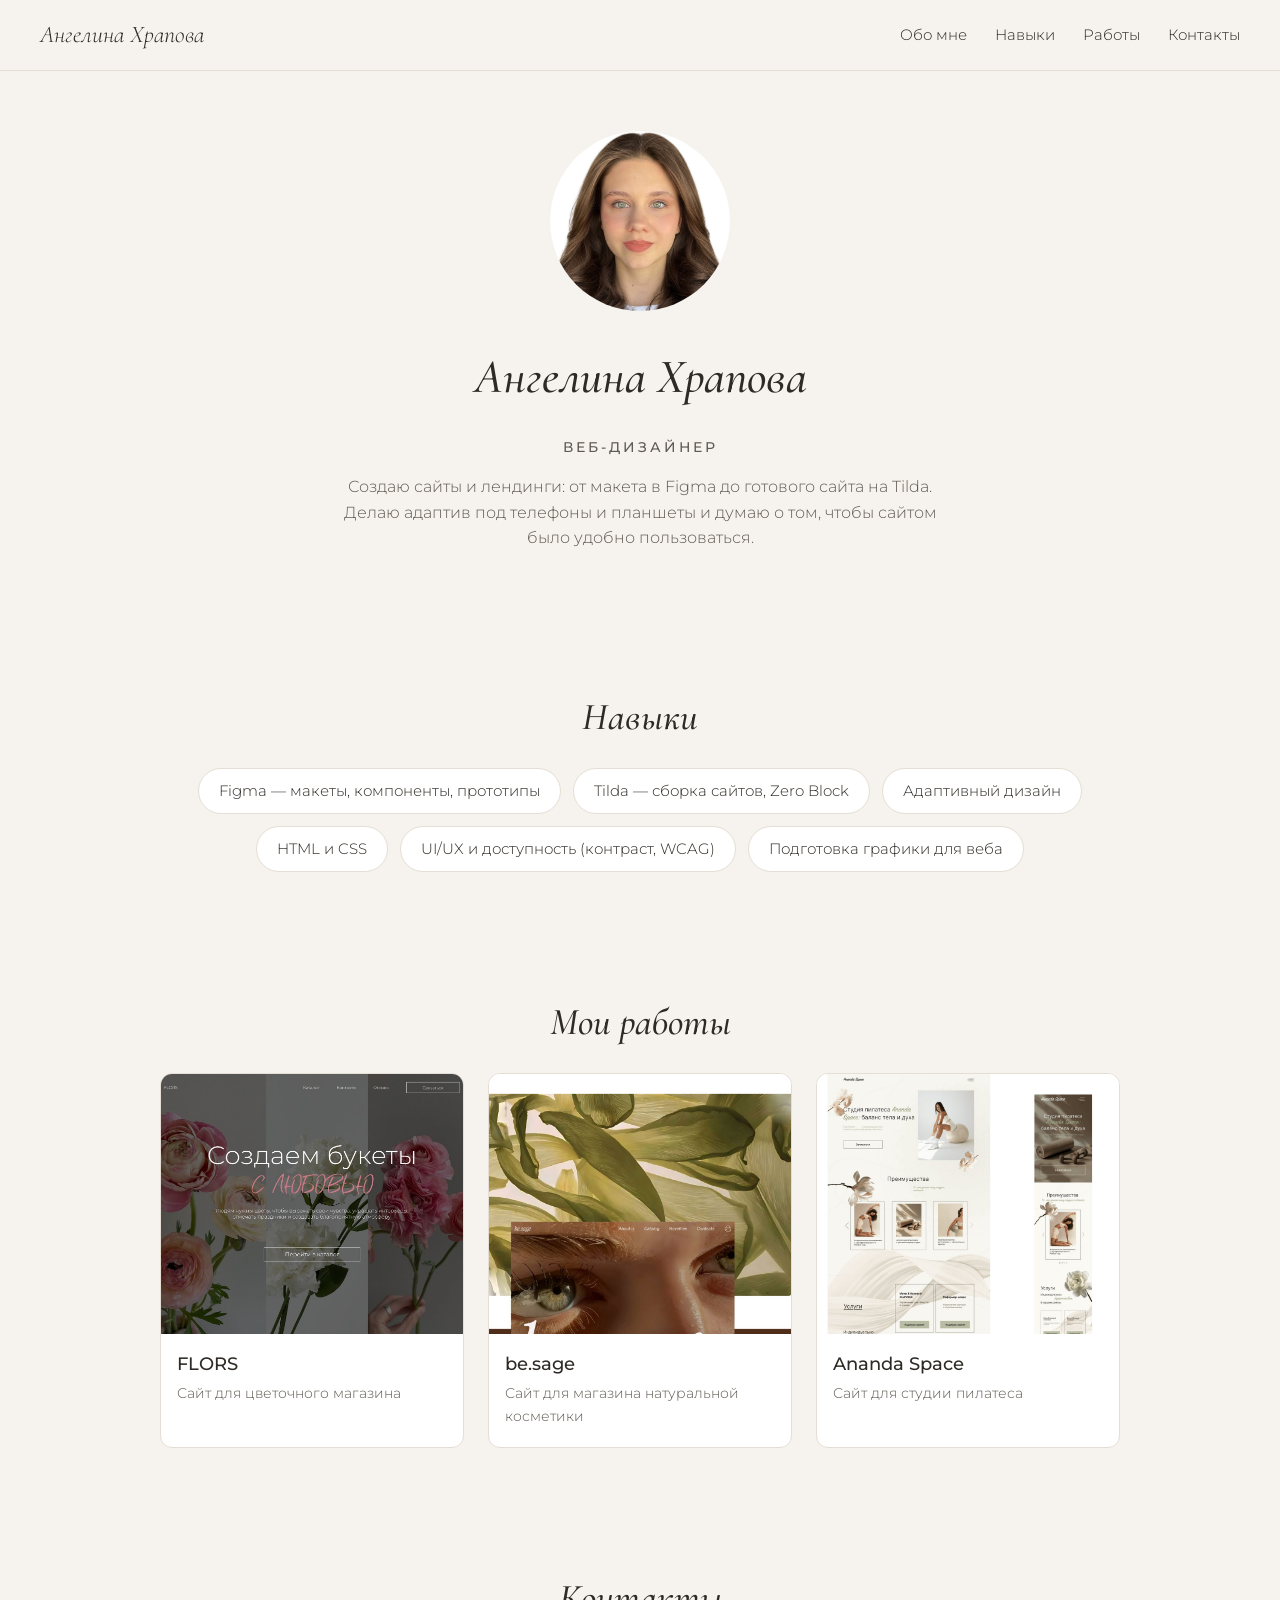
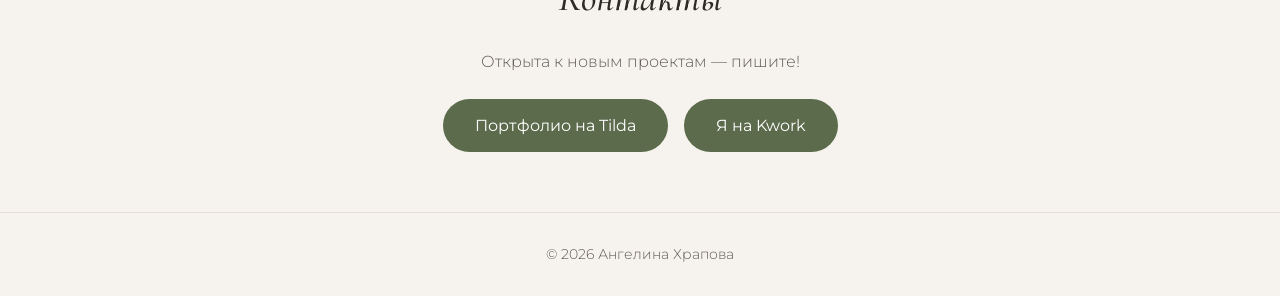
<file: index.html>
<!DOCTYPE html>
<html lang="ru">
<head>
  <meta charset="UTF-8">
  <meta name="viewport" content="width=device-width, initial-scale=1.0">
  <title>Ангелина Храпова — веб-дизайнер</title>
  <link rel="stylesheet" href="style.css">
</head>
<body>

  <header class="header">
    <a href="#" class="logo">Ангелина Храпова</a>
    <nav class="nav">
      <a href="#about">Обо мне</a>
      <a href="#skills">Навыки</a>
      <a href="#works">Работы</a>
      <a href="#contacts">Контакты</a>
    </nav>
  </header>

  <main>
    <section class="about" id="about">
      <img class="photo" src="images/photo.jpg" alt="Ангелина Храпова">
      <h1>Ангелина Храпова</h1>
      <p class="role">Веб-дизайнер</p>
      <p>Создаю сайты и лендинги: от макета в Figma до готового сайта на Tilda. Делаю адаптив под телефоны и планшеты и думаю о том, чтобы сайтом было удобно пользоваться.</p>
    </section>

    <section class="skills" id="skills">
      <h2>Навыки</h2>
      <ul class="skills-list">
        <li>Figma — макеты, компоненты, прототипы</li>
        <li>Tilda — сборка сайтов, Zero Block</li>
        <li>Адаптивный дизайн</li>
        <li>HTML и CSS</li>
        <li>UI/UX и доступность (контраст, WCAG)</li>
        <li>Подготовка графики для веба</li>
      </ul>
    </section>

    <section class="works" id="works">
      <h2>Мои работы</h2>
      <div class="works-grid">
        <article class="card">
          <a href="images/work1.jpg" target="_blank">
            <img src="images/work1.jpg" alt="Главный экран сайта цветочного магазина FLORS">
          </a>
          <h3>FLORS</h3>
          <p>Сайт для цветочного магазина</p>
        </article>
        <article class="card">
          <a href="images/work2.jpg" target="_blank">
            <img src="images/work2.jpg" alt="Макет сайта магазина натуральной косметики be.sage">
          </a>
          <h3>be.sage</h3>
          <p>Сайт для магазина натуральной косметики</p>
        </article>
        <article class="card">
          <a href="images/work3.jpg" target="_blank">
            <img src="images/work3.jpg" alt="Макет сайта студии пилатеса Ananda Space: десктоп и мобильная версия">
          </a>
          <h3>Ananda Space</h3>
          <p>Сайт для студии пилатеса</p>
        </article>
      </div>
    </section>

    <section class="contacts" id="contacts">
      <h2>Контакты</h2>
      <p>Открыта к новым проектам — пишите!</p>
      <div class="buttons">
        <a class="button" href="https://khrapova-design.ru/" target="_blank">Портфолио на Tilda</a>
        <a class="button" href="https://kwork.ru/portfolio" target="_blank">Я на Kwork</a>
      </div>
    </section>
  </main>

  <footer class="footer">
    © 2026 Ангелина Храпова
  </footer>

</body>
</html>
</file>
<file: style.css>
@import url('https://fonts.googleapis.com/css2?family=Cormorant+Garamond:ital,wght@1,500&family=Montserrat:wght@300;400;500&display=swap');

:root {
  --bg: #f6f3ee;
  --card: #ffffff;
  --text: #2e2a25;
  --muted: #5f5a52;
  --accent: #5c6b4c;
  --line: #e4ded4;
}

* {
  box-sizing: border-box;
}

html {
  scroll-behavior: smooth;
}

body {
  margin: 0;
  font-family: 'Montserrat', Arial, sans-serif;
  font-weight: 300;
  line-height: 1.6;
  color: var(--text);
  background-color: var(--bg);
}

/* ---------- Шапка ---------- */
.header {
  position: sticky;
  top: 0;
  display: flex;
  justify-content: space-between;
  align-items: center;
  flex-wrap: wrap;
  gap: 10px;
  padding: 16px 40px;
  background-color: var(--bg);
  border-bottom: 1px solid var(--line);
  z-index: 10;
}

.logo {
  font-family: 'Cormorant Garamond', serif;
  font-style: italic;
  font-size: 24px;
  color: var(--text);
  text-decoration: none;
}

.nav a {
  margin-left: 24px;
  color: var(--text);
  text-decoration: none;
  font-size: 15px;
}

.nav a:hover {
  color: var(--accent);
}

/* ---------- Общее для разделов ---------- */
section {
  max-width: 1000px;
  margin: 0 auto;
  padding: 60px 20px;
  text-align: center;
}

h1,
h2 {
  font-family: 'Cormorant Garamond', serif;
  font-style: italic;
  font-weight: 500;
  margin: 0 0 20px;
}

h1 {
  font-size: 48px;
}

h2 {
  font-size: 38px;
}

/* ---------- Обо мне ---------- */
.photo {
  width: 180px;
  height: 180px;
  border-radius: 50%;
  object-fit: cover;
  margin-bottom: 20px;
}

.role {
  margin: 0 0 16px;
  font-size: 14px;
  font-weight: 500;
  letter-spacing: 3px;
  text-transform: uppercase;
  color: var(--accent);
}

.about p {
  max-width: 600px;
  margin-left: auto;
  margin-right: auto;
  color: var(--muted);
}

/* ---------- Навыки ---------- */
.skills-list {
  list-style: none;
  padding: 0;
  margin: 0;
  display: flex;
  flex-wrap: wrap;
  justify-content: center;
  gap: 12px;
}

.skills-list li {
  padding: 10px 20px;
  background-color: var(--card);
  border: 1px solid var(--line);
  border-radius: 30px;
  font-size: 15px;
}

/* ---------- Работы ---------- */
.works-grid {
  display: grid;
  grid-template-columns: repeat(3, 1fr);
  gap: 24px;
}

.card {
  background-color: var(--card);
  border: 1px solid var(--line);
  border-radius: 12px;
  overflow: hidden;
  text-align: left;
  transition: transform 0.3s;
}

.card:hover {
  transform: translateY(-6px);
}

.card img {
  display: block;
  width: 100%;
  height: 260px;
  object-fit: cover;
  object-position: top;
}

.card h3 {
  margin: 16px 16px 4px;
  font-weight: 500;
  font-size: 18px;
}

.card p {
  margin: 0 16px 20px;
  font-size: 14px;
  color: var(--muted);
}

/* ---------- Контакты ---------- */
.contacts p {
  color: var(--muted);
}

.buttons {
  display: flex;
  justify-content: center;
  flex-wrap: wrap;
  gap: 16px;
  margin-top: 24px;
}

.button {
  padding: 14px 32px;
  background-color: var(--accent);
  color: #ffffff;
  text-decoration: none;
  border-radius: 30px;
  font-weight: 400;
  transition: opacity 0.3s;
}

.button:hover {
  opacity: 0.85;
}

/* ---------- Подвал ---------- */
.footer {
  padding: 30px 20px;
  text-align: center;
  font-size: 14px;
  color: var(--muted);
  border-top: 1px solid var(--line);
}

/* ---------- Адаптив для телефона ---------- */
@media (max-width: 768px) {
  .header {
    justify-content: center;
    padding: 12px 16px;
  }

  .nav a {
    margin: 0 8px;
  }

  h1 {
    font-size: 36px;
  }

  h2 {
    font-size: 30px;
  }

  .works-grid {
    grid-template-columns: 1fr;
  }
}
</file>
